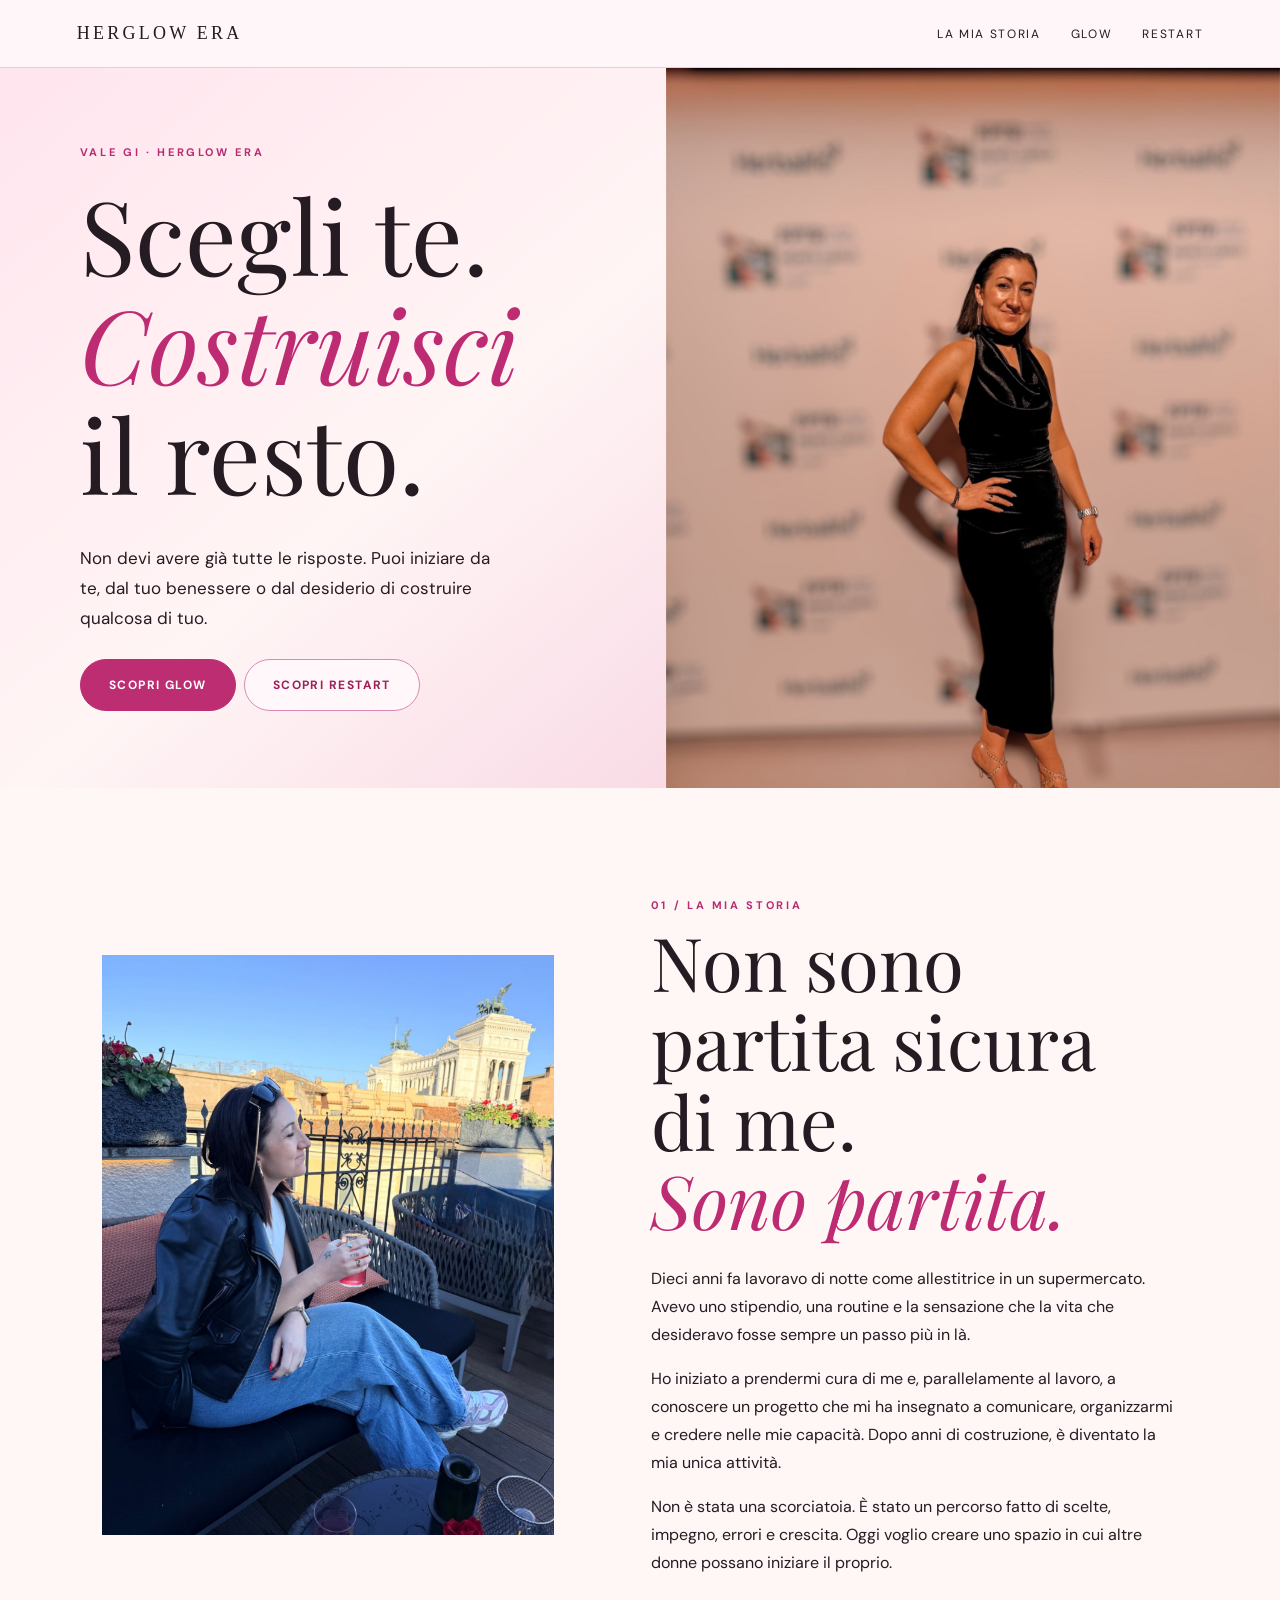
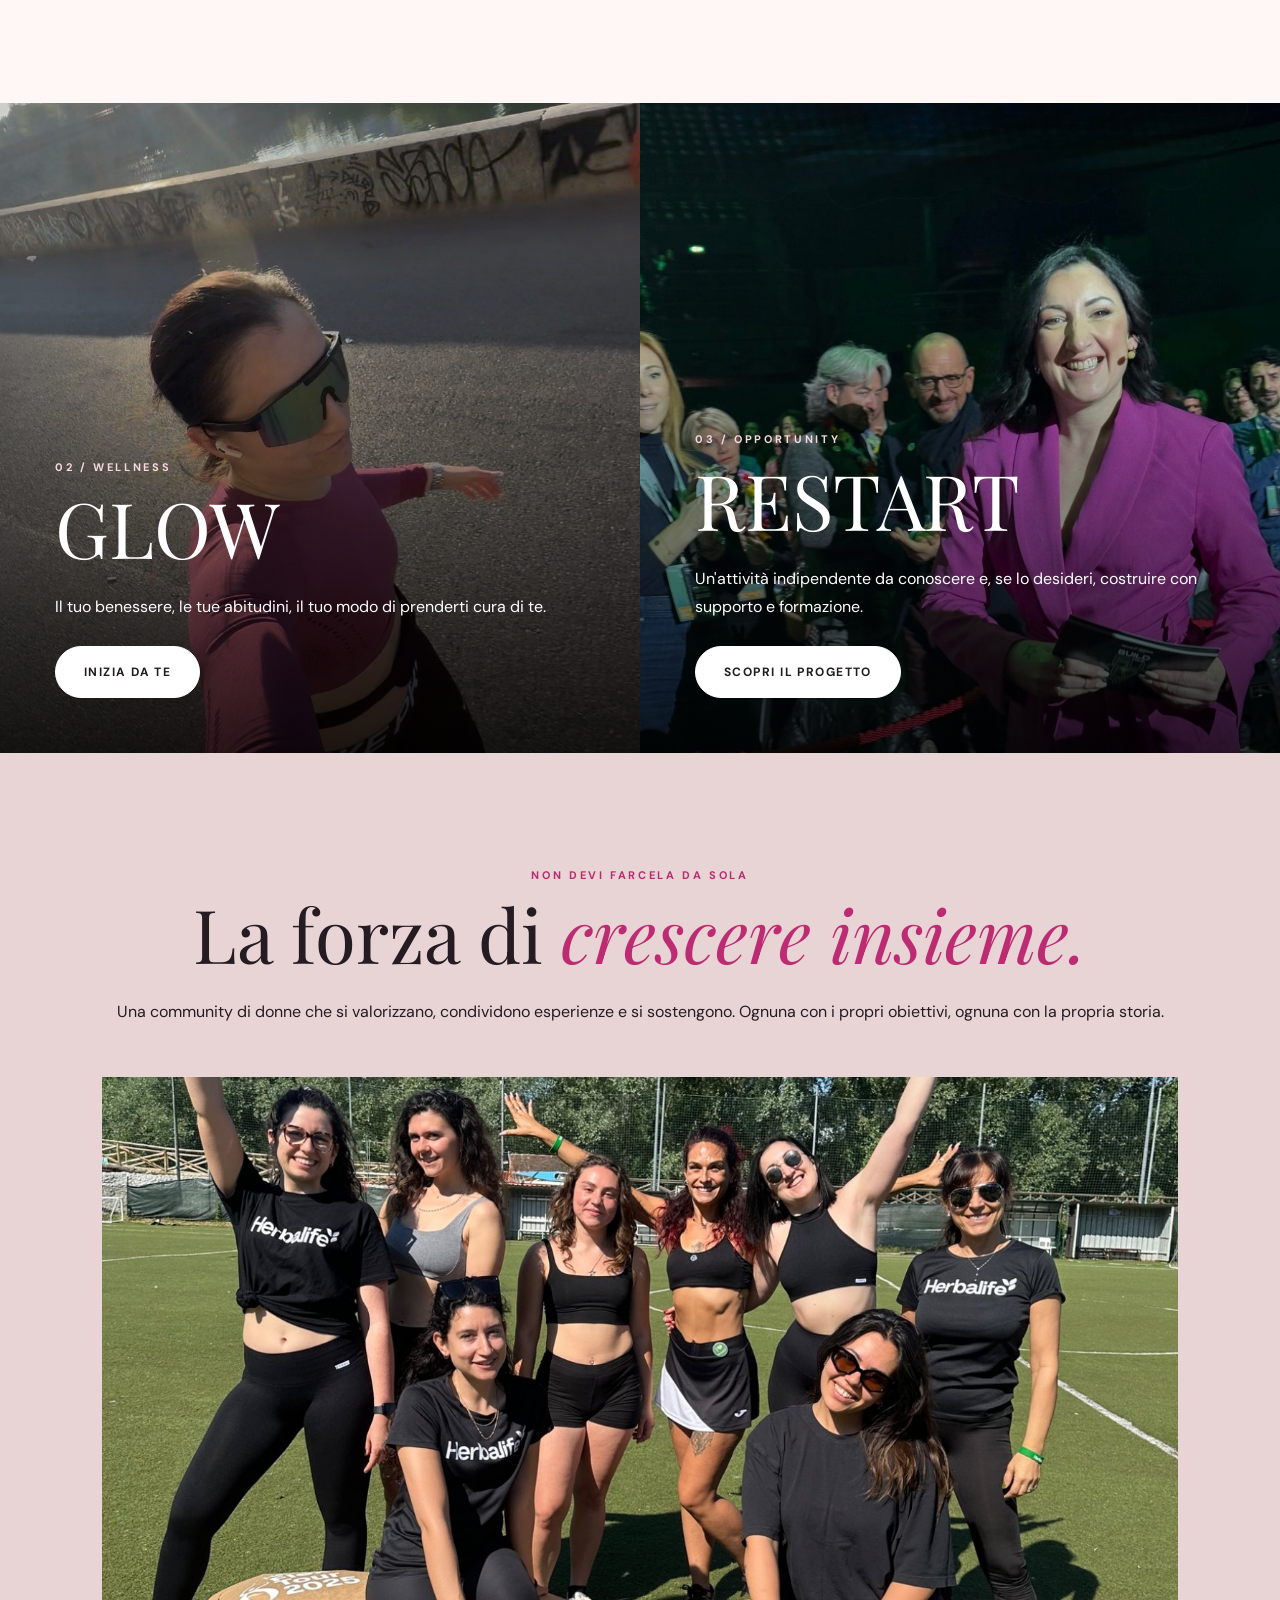
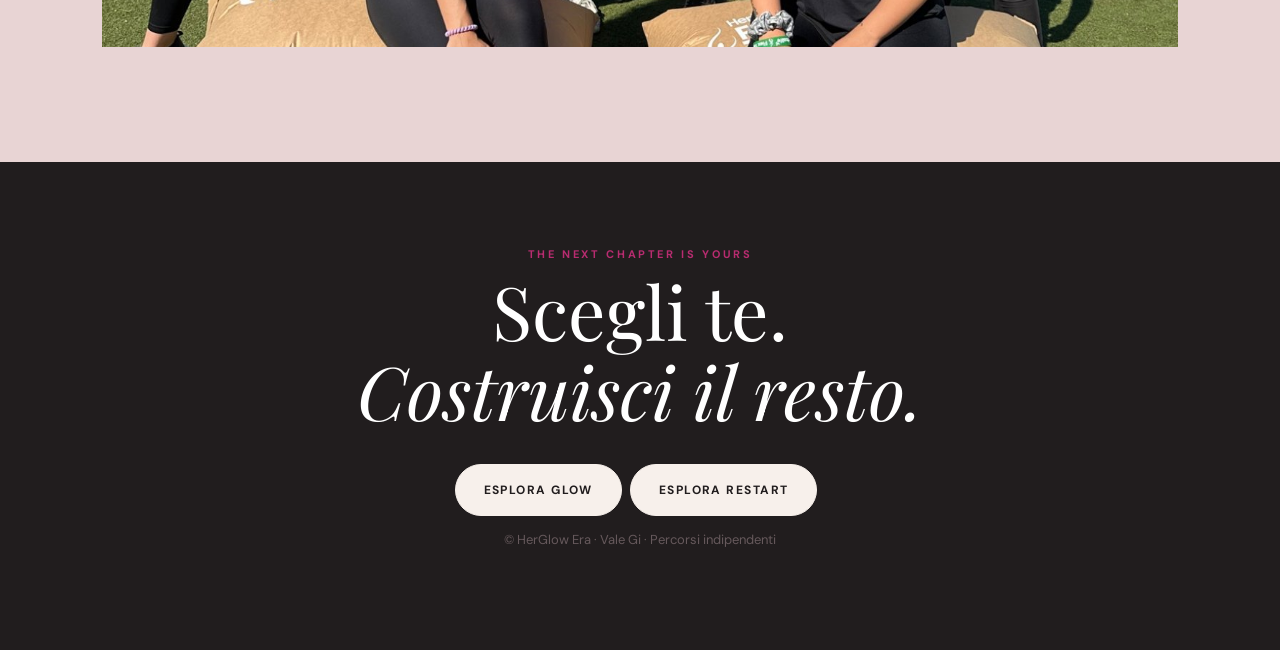
<file: index.html>
<!doctype html><html lang="it"><head><meta charset="utf-8"><meta name="viewport" content="width=device-width,initial-scale=1"><meta name="description" content="HerGlow Era di Vale Gi: benessere, crescita personale e opportunità indipendente."><title>HerGlow Era | Scegli te. Costruisci il resto.</title><link rel="stylesheet" href="style.css"></head><body><nav><a class="logo" href="index.html">HERGLOW ERA</a><div class="links"><a href="index.html#storia">LA MIA STORIA</a><a href="glow.html">GLOW</a><a href="restart.html">RESTART</a></div></nav><main><section class="hero"><div class="hero-copy"><span class="eyebrow">Vale Gi · HerGlow Era</span><h1>Scegli te.<br><span class="italic">Costruisci</span><br>il resto.</h1><p>Non devi avere già tutte le risposte. Puoi iniziare da te, dal tuo benessere o dal desiderio di costruire qualcosa di tuo.</p><div><a class="btn" href="glow.html">Scopri GLOW</a><a class="btn light" href="restart.html">Scopri RESTART</a></div></div><div class="hero-image" role="img" aria-label="Vale Gi in abito nero elegante"></div></section><section class="section story" id="storia"><img src="story.jpg" alt="Vale Gi a Roma"><div><div class="eyebrow">01 / La mia storia</div><h2>Non sono partita sicura di me.<br><span class="italic">Sono partita.</span></h2><p>Dieci anni fa lavoravo di notte come allestitrice in un supermercato. Avevo uno stipendio, una routine e la sensazione che la vita che desideravo fosse sempre un passo più in là.</p><p>Ho iniziato a prendermi cura di me e, parallelamente al lavoro, a conoscere un progetto che mi ha insegnato a comunicare, organizzarmi e credere nelle mie capacità. Dopo anni di costruzione, è diventato la mia unica attività.</p><p>Non è stata una scorciatoia. È stato un percorso fatto di scelte, impegno, errori e crescita. Oggi voglio creare uno spazio in cui altre donne possano iniziare il proprio.</p></div></section><section class="split" id="percorsi"><article class="panel" style="background-image:url('glow.jpg')"><div class="content"><span class="eyebrow" style="color:#f5d9df">02 / Wellness</span><h2>GLOW</h2><p>Il tuo benessere, le tue abitudini, il tuo modo di prenderti cura di te.</p><a class="btn" href="glow.html">Inizia da te</a></div></article><article class="panel" style="background-image:url('restart.jpg')"><div class="content"><span class="eyebrow" style="color:#f5d9df">03 / Opportunity</span><h2>RESTART</h2><p>Un'attività indipendente da conoscere e, se lo desideri, costruire con supporto e formazione.</p><a class="btn" href="restart.html">Scopri il progetto</a></div></article></section><section class="section community"><span class="eyebrow">Non devi farcela da sola</span><h2>La forza di <span class="italic">crescere insieme.</span></h2><p>Una community di donne che si valorizzano, condividono esperienze e si sostengono. Ognuna con i propri obiettivi, ognuna con la propria storia.</p><img src="community.jpg" alt="Donne della community durante un evento all'aperto"></section></main><footer class="footer"><div class="eyebrow">THE NEXT CHAPTER IS YOURS</div><h2>Scegli te.<br><i>Costruisci il resto.</i></h2><a class="btn" href="glow.html">Esplora GLOW</a><a class="btn" href="restart.html">Esplora RESTART</a><p class="note">© HerGlow Era · Vale Gi · Percorsi indipendenti</p></footer></body></html>
</file>
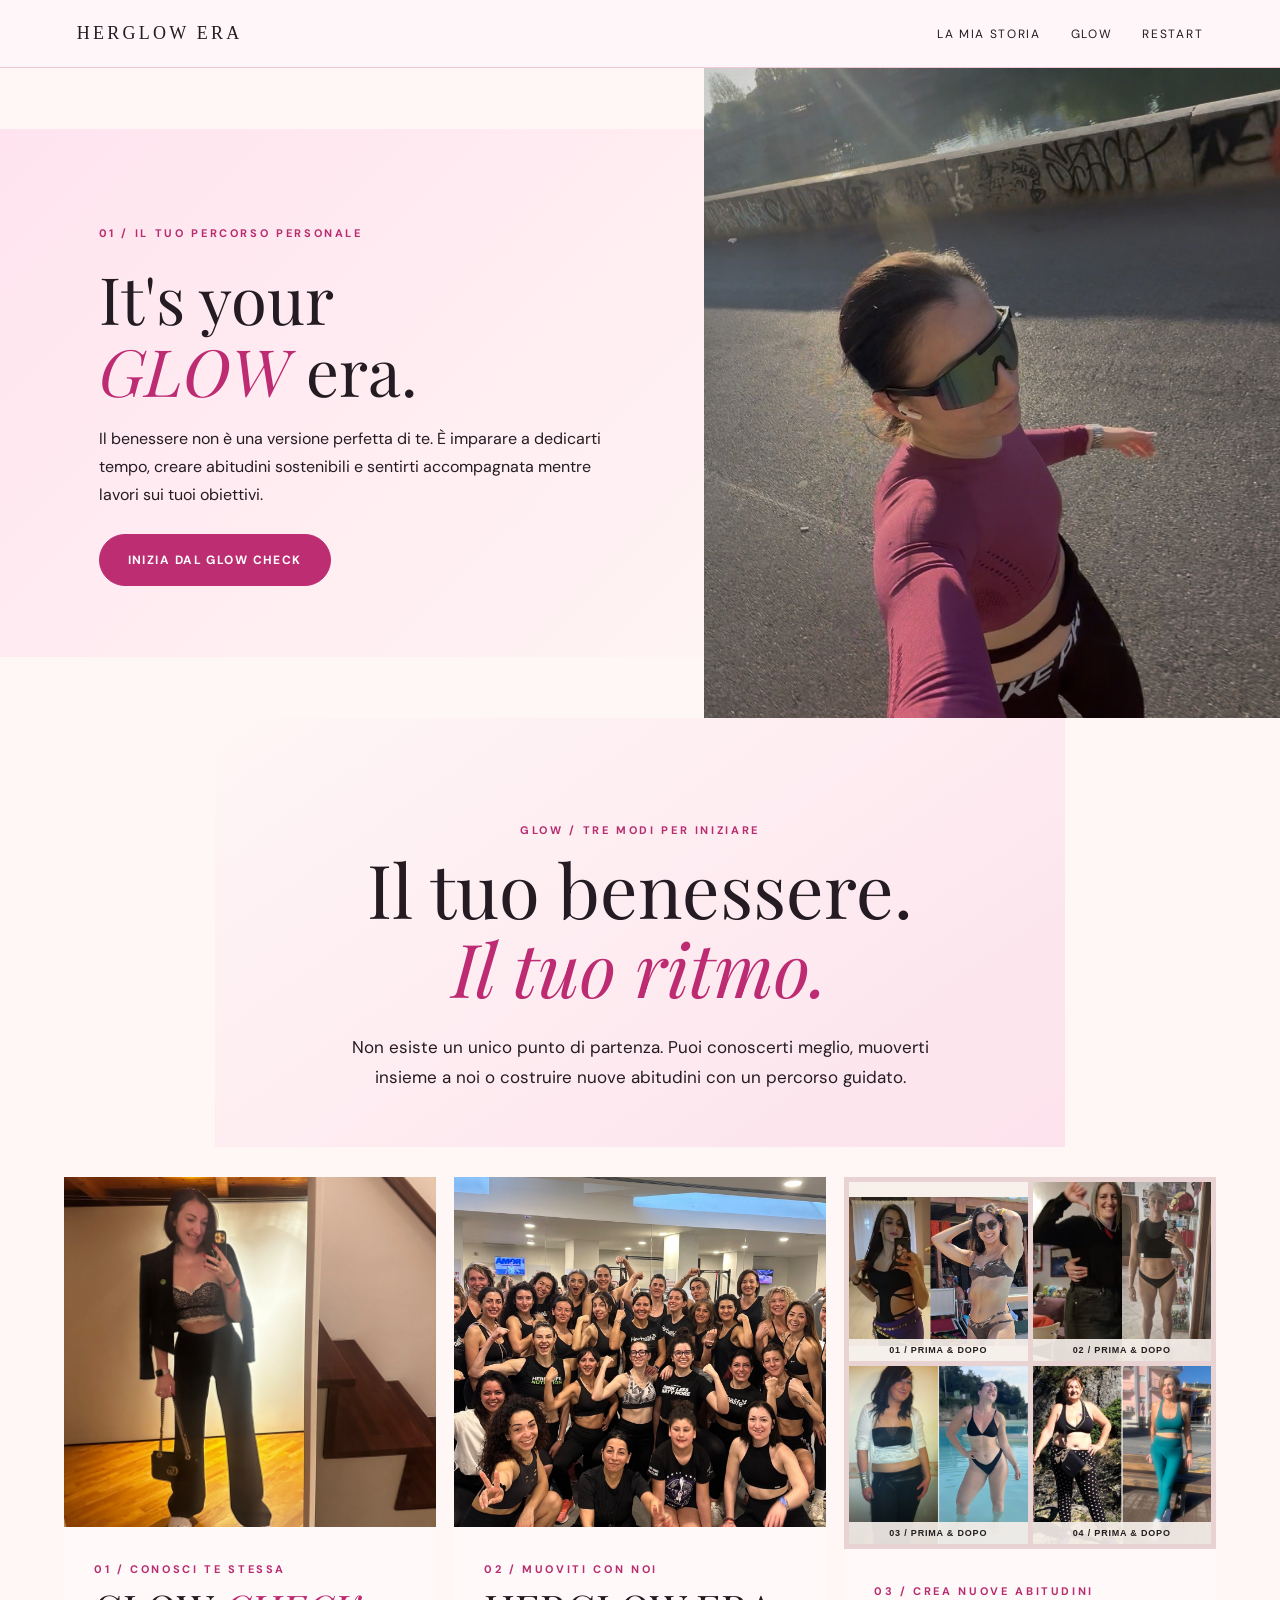
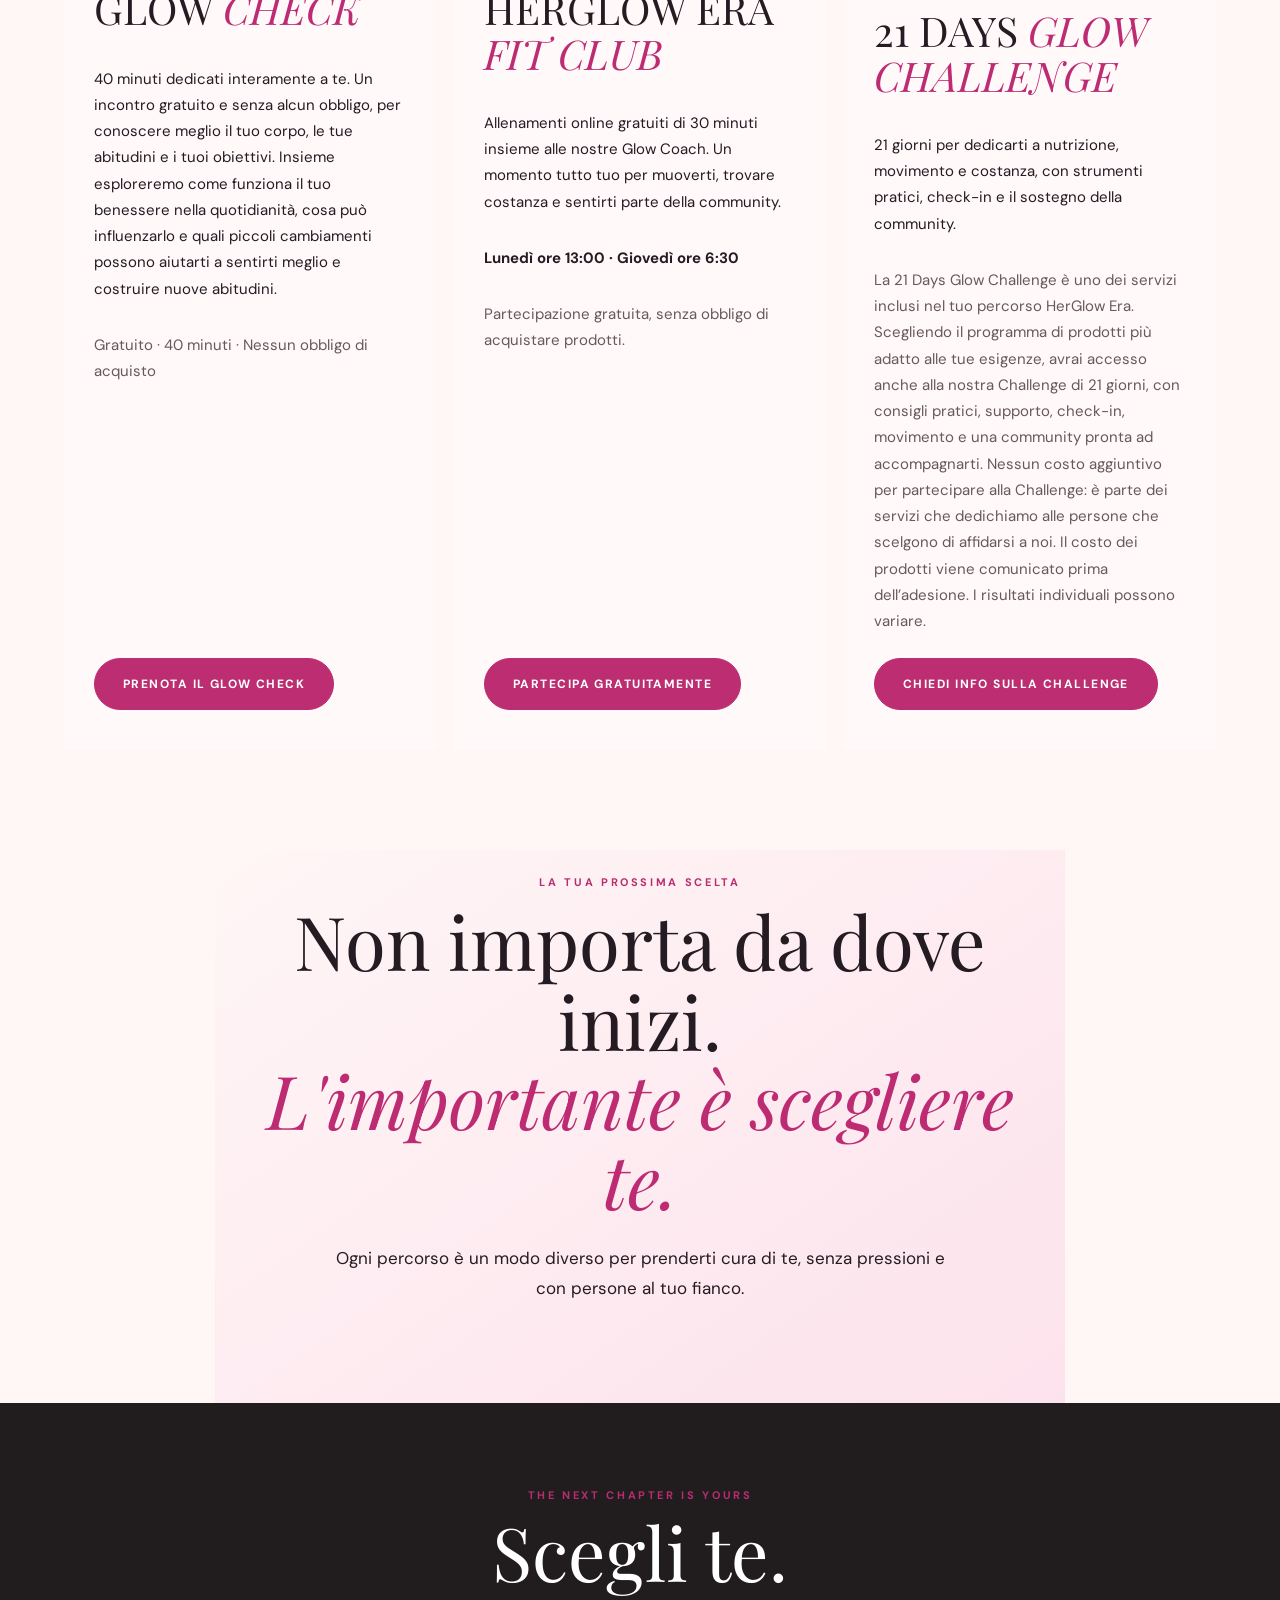
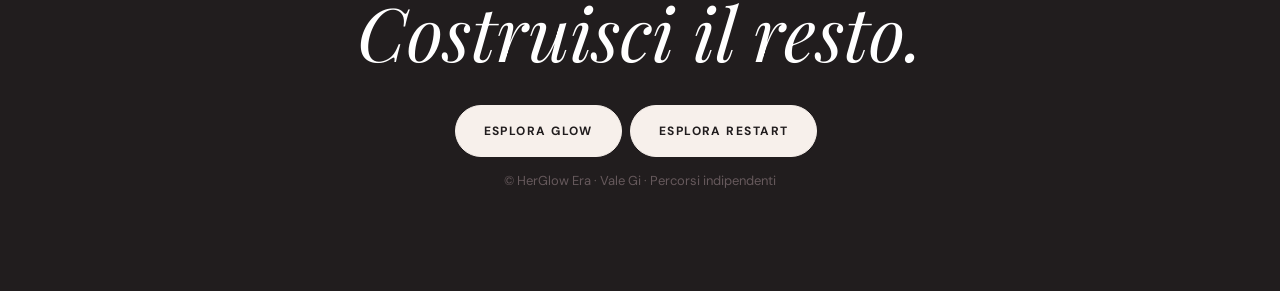
<file: glow.html>
<!DOCTYPE html>
<html lang="it"><head><meta charset="utf-8"/><meta content="width=device-width,initial-scale=1" name="viewport"/><meta content="HerGlow Era di Vale Gi: benessere, crescita personale e opportunità indipendente." name="description"/><title>GLOW | HerGlow Era</title><link href="style.css" rel="stylesheet"/></head><body><nav><a class="logo" href="index.html">HERGLOW ERA</a><div class="links"><a href="index.html#storia">LA MIA STORIA</a><a href="glow.html">GLOW</a><a href="restart.html">RESTART</a></div></nav><section class="page-hero"><div class="copy"><span class="eyebrow">01 / Il tuo percorso personale</span><h1>It's your<br/><span class="italic">GLOW</span> era.</h1><p>Il benessere non è una versione perfetta di te. È imparare a dedicarti tempo, creare abitudini sostenibili e sentirti accompagnata mentre lavori sui tuoi obiettivi.</p><a class="btn" href="https://scan.hgoweb.com/u/841f5eab-2455-43f2-be12-b4e349d48210?locale=it" rel="noopener" target="_blank">Inizia dal Glow Check</a></div><img alt="Vale Gi durante un allenamento all'aperto" src="glow.jpg"/></section><section class="glow-intro"><span class="eyebrow">GLOW / Tre modi per iniziare</span><h2>Il tuo benessere.<br/><span class="italic">Il tuo ritmo.</span></h2><p>Non esiste un unico punto di partenza. Puoi conoscerti meglio, muoverti insieme a noi o costruire nuove abitudini con un percorso guidato.</p></section>
<section aria-label="I tre percorsi GLOW" class="glow-paths">
<article class="glow-card"><div class="glow-card-image" style="background-image:url('portrait.jpg')"></div><div class="glow-card-copy"><span class="eyebrow">01 / Conosci te stessa</span><h3>GLOW <span class="italic">CHECK</span></h3><p>40 minuti dedicati interamente a te. Un incontro gratuito e senza alcun obbligo, per conoscere meglio il tuo corpo, le tue abitudini e i tuoi obiettivi. Insieme esploreremo come funziona il tuo benessere nella quotidianità, cosa può influenzarlo e quali piccoli cambiamenti possono aiutarti a sentirti meglio e costruire nuove abitudini.</p><p class="note">Gratuito · 40 minuti · Nessun obbligo di acquisto</p><a class="btn" href="https://scan.hgoweb.com/u/841f5eab-2455-43f2-be12-b4e349d48210?locale=it" rel="noopener" target="_blank">Prenota il Glow Check</a></div></article>
<article class="glow-card"><div class="glow-card-image" style="background-image:url('fitclub-inquadratura.jpg');background-position:center 50%"></div><div class="glow-card-copy"><span class="eyebrow">02 / Muoviti con noi</span><h3>HERGLOW ERA <span class="italic">FIT CLUB</span></h3><p>Allenamenti online gratuiti di 30 minuti insieme alle nostre Glow Coach. Un momento tutto tuo per muoverti, trovare costanza e sentirti parte della community.</p><p><strong>Lunedì ore 13:00 · Giovedì ore 6:30</strong></p><p class="note">Partecipazione gratuita, senza obbligo di acquistare prodotti.</p><a class="btn" href="https://herglowerafitclub.netlify.app" rel="noopener" target="_blank">Partecipa gratuitamente</a></div></article>
<article class="glow-card"><div aria-label="Quattro testimonianze fotografiche prima e dopo" class="transformation-grid">
<figure><img alt="Prima e dopo, testimonianza 1" src="trasformazione-1.jpg"/><figcaption>01 / PRIMA &amp; DOPO</figcaption></figure>
<figure><img alt="Prima e dopo, testimonianza 2" src="trasformazione-2.jpg"/><figcaption>02 / PRIMA &amp; DOPO</figcaption></figure>
<figure><img alt="Prima e dopo, testimonianza 3" src="trasformazione-3.jpg"/><figcaption>03 / PRIMA &amp; DOPO</figcaption></figure>
<figure><img alt="Prima e dopo, testimonianza 4" src="trasformazione-4.jpg"/><figcaption>04 / PRIMA &amp; DOPO</figcaption></figure>
</div><div class="glow-card-copy"><span class="eyebrow">03 / Crea nuove abitudini</span><h3>21 DAYS <span class="italic">GLOW CHALLENGE</span></h3><p>21 giorni per dedicarti a nutrizione, movimento e costanza, con strumenti pratici, check-in e il sostegno della community.</p><p class="note">La 21 Days Glow Challenge è uno dei servizi inclusi nel tuo percorso HerGlow Era. Scegliendo il programma di prodotti più adatto alle tue esigenze, avrai accesso anche alla nostra Challenge di 21 giorni, con consigli pratici, supporto, check-in, movimento e una community pronta ad accompagnarti. Nessun costo aggiuntivo per partecipare alla Challenge: è parte dei servizi che dedichiamo alle persone che scelgono di affidarsi a noi. Il costo dei prodotti viene comunicato prima dell’adesione. I risultati individuali possono variare.</p><a class="btn" href="https://www.instagram.com/vale_gi89/" rel="noopener" target="_blank">Chiedi info sulla Challenge</a></div></article>
</section>
<section class="glow-outro"><span class="eyebrow">La tua prossima scelta</span><h2>Non importa da dove inizi.<br/><span class="italic">L'importante è scegliere te.</span></h2><p>Ogni percorso è un modo diverso per prenderti cura di te, senza pressioni e con persone al tuo fianco.</p></section><footer class="footer"><div class="eyebrow">THE NEXT CHAPTER IS YOURS</div><h2>Scegli te.<br/><i>Costruisci il resto.</i></h2><a class="btn" href="glow.html">Esplora GLOW</a><a class="btn" href="restart.html">Esplora RESTART</a><p class="note">© HerGlow Era · Vale Gi · Percorsi indipendenti</p></footer></body></html>
</file>
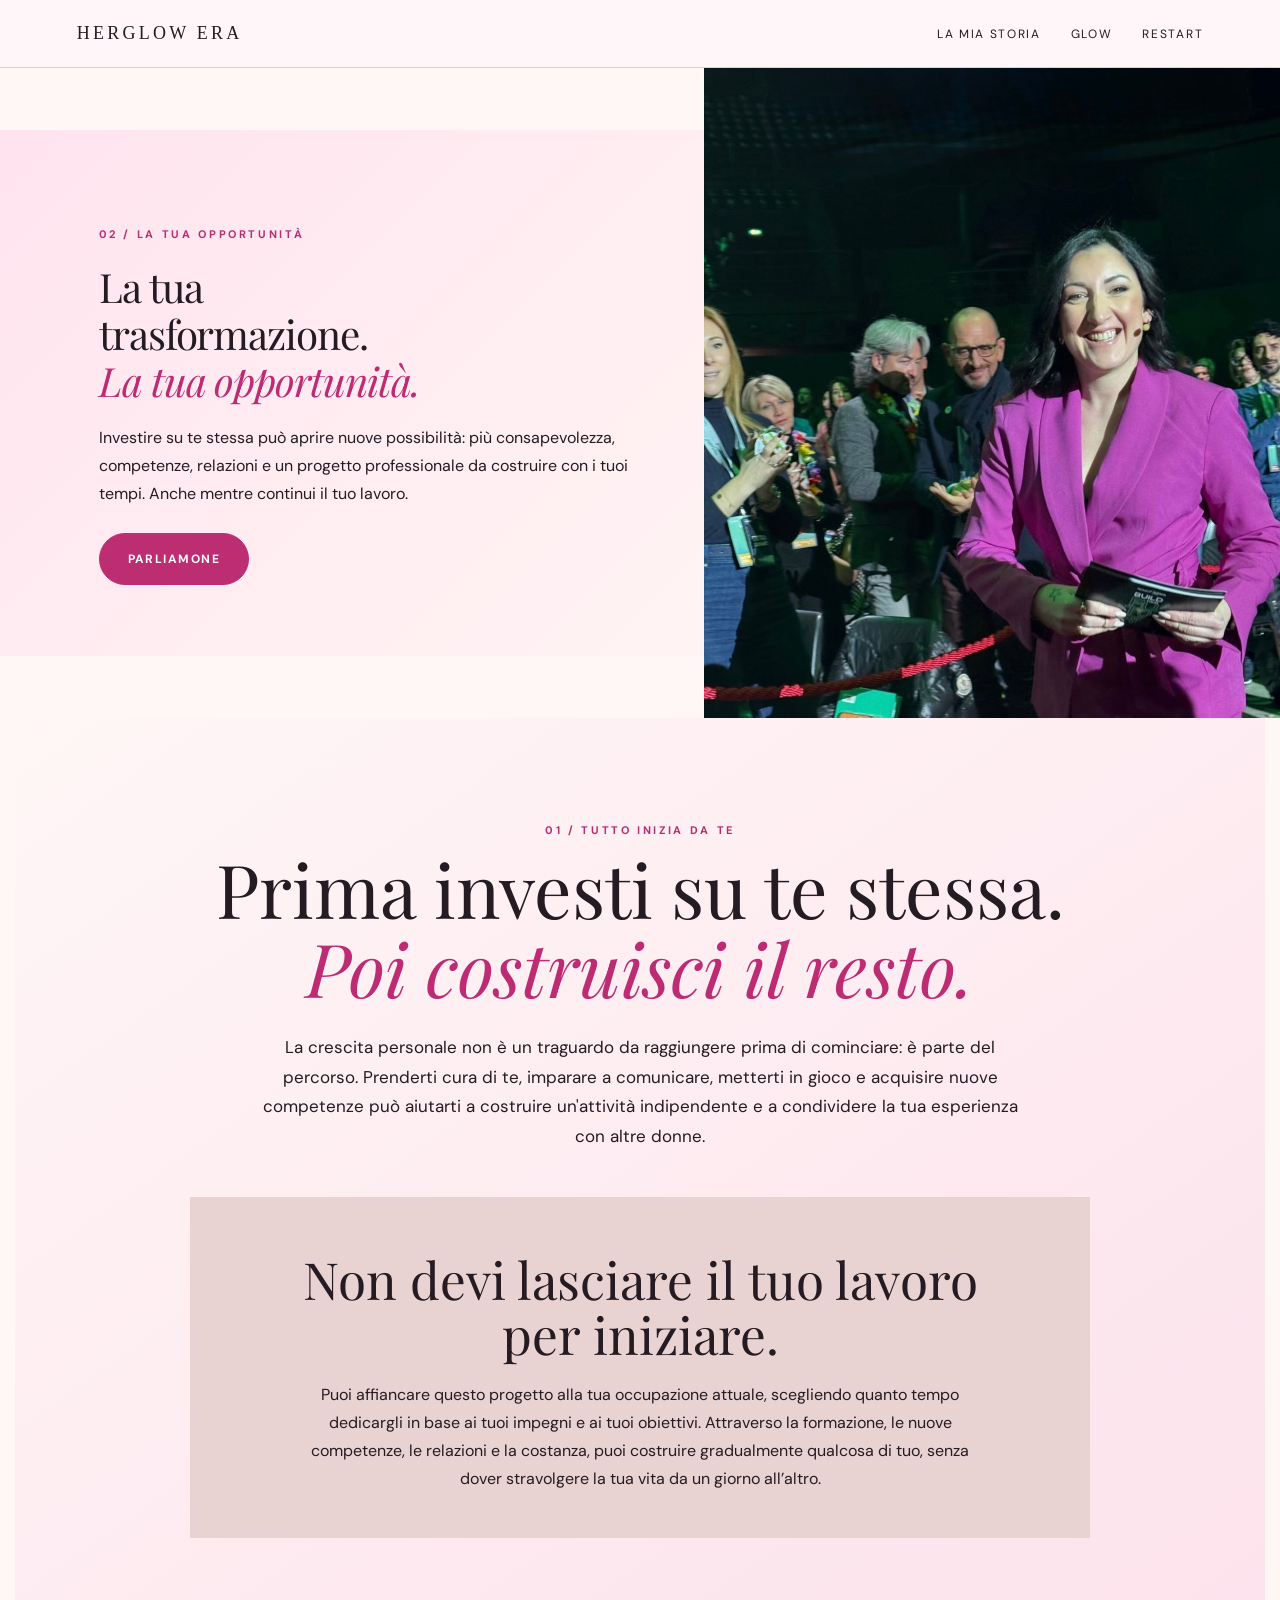
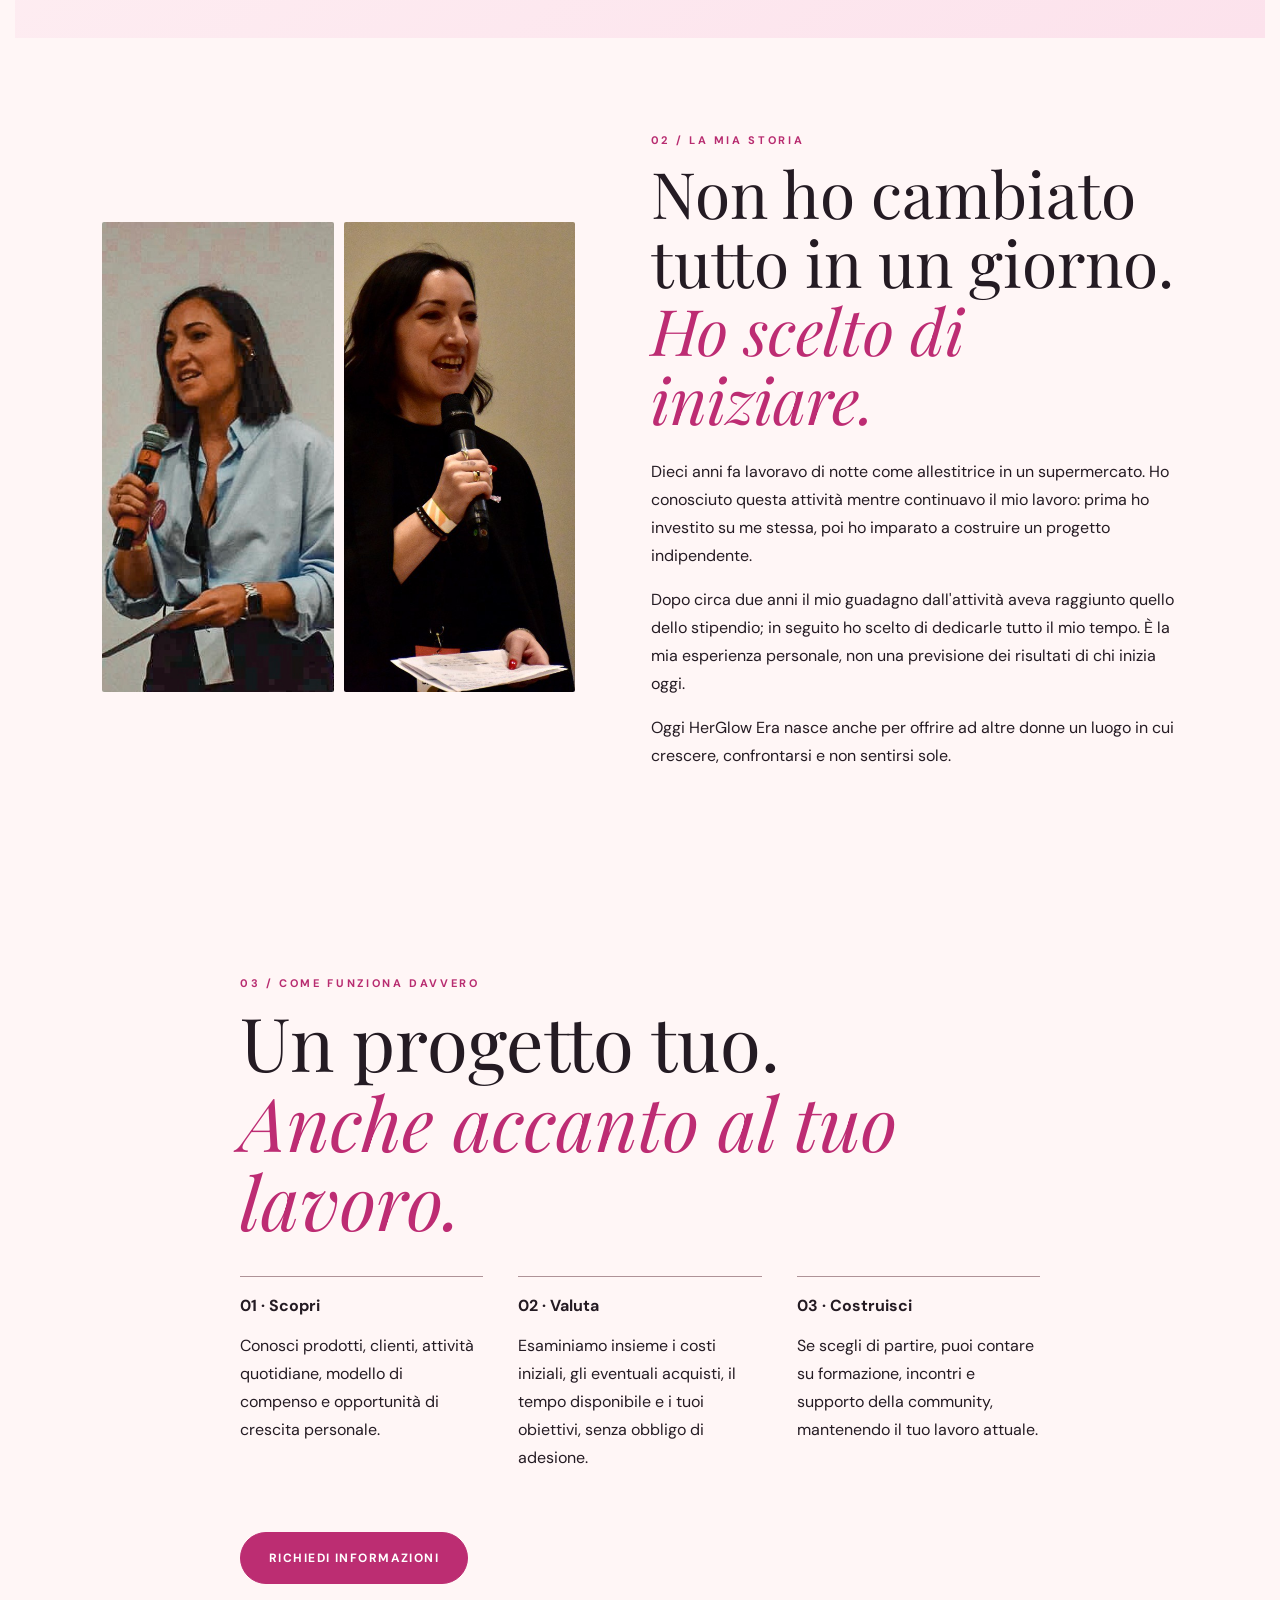
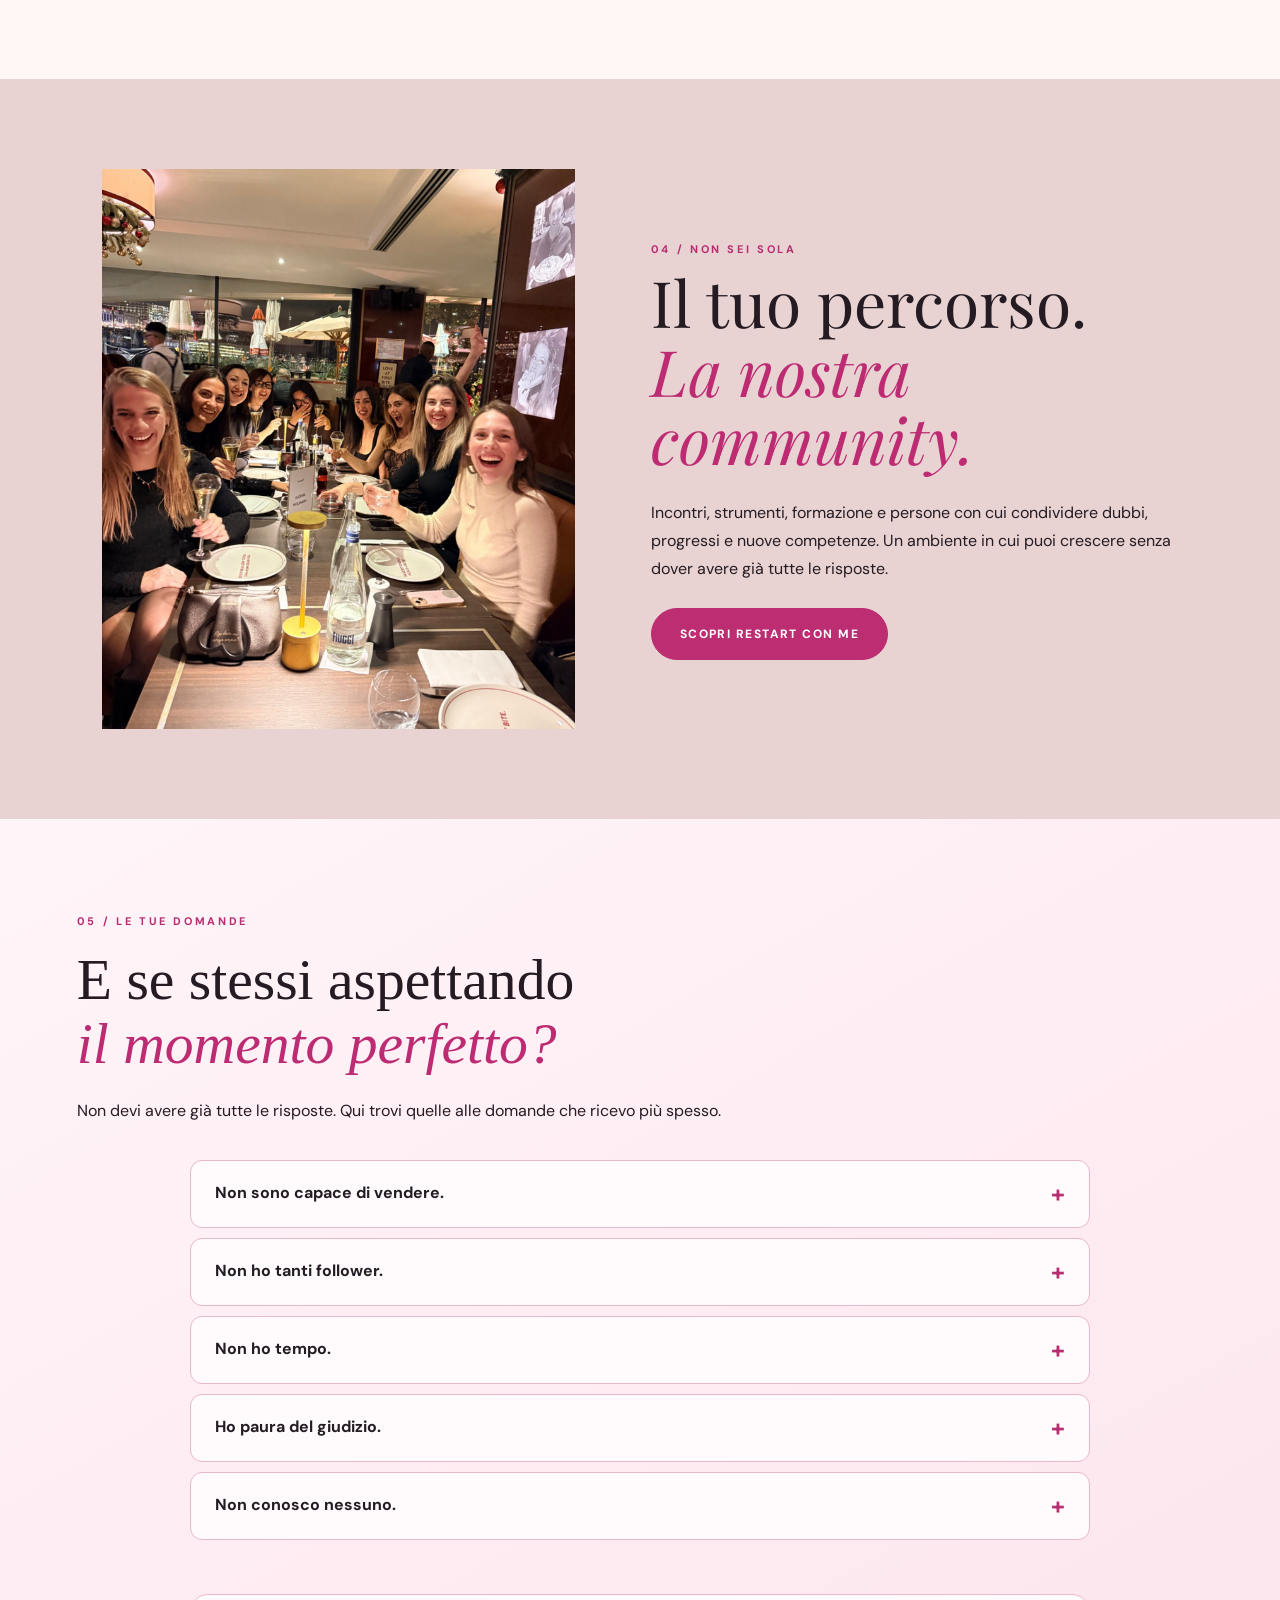
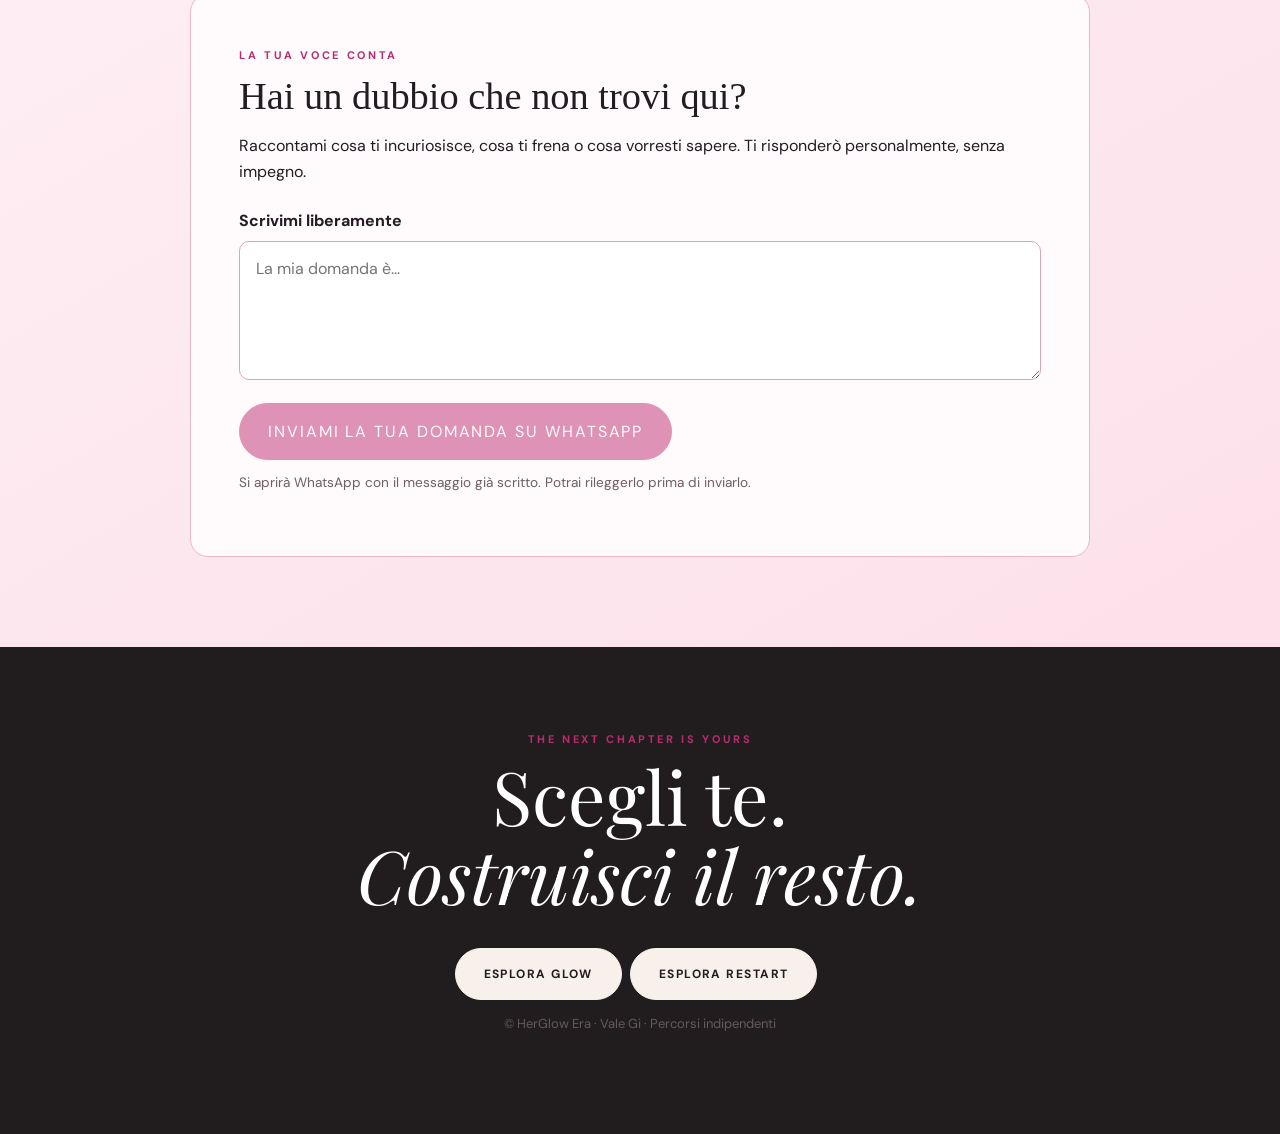
<file: restart.html>
<!DOCTYPE html>

<html lang="it"><head><meta charset="utf-8"/><meta content="width=device-width,initial-scale=1" name="viewport"/><meta content="HerGlow Era di Vale Gi: benessere, crescita personale e opportunità indipendente." name="description"/><title>RESTART | HerGlow Era</title><link href="style.css" rel="stylesheet"/></head><body><nav><a class="logo" href="index.html">HERGLOW ERA</a><div class="links"><a href="index.html#storia">LA MIA STORIA</a><a href="glow.html">GLOW</a><a href="restart.html">RESTART</a></div></nav><section class="page-hero"><div class="copy"><span class="eyebrow">02 / La tua opportunità</span><h1><span class="restart-title-line">La tua</span><span class="restart-title-line">trasformazione.</span><span class="restart-title-line italic">La tua opportunità.</span></h1><p>Investire su te stessa può aprire nuove possibilità: più consapevolezza, competenze, relazioni e un progetto professionale da costruire con i tuoi tempi. Anche mentre continui il tuo lavoro.</p><a class="btn" href="https://wa.me/393421552595?text=Ciao%21%20Vorrei%20scoprire%20il%20percorso%20RESTART" rel="noopener" target="_blank">Parliamone</a></div><img alt="Vale Gi a un evento professionale in completo fucsia" src="restart.jpg"/></section><section class="restart-manifesto"><span class="eyebrow">01 / Tutto inizia da te</span><h2>Prima investi su te stessa.<br/><span class="italic">Poi costruisci il resto.</span></h2><p>La crescita personale non è un traguardo da raggiungere prima di cominciare: è parte del percorso. Prenderti cura di te, imparare a comunicare, metterti in gioco e acquisire nuove competenze può aiutarti a costruire un'attività indipendente e a condividere la tua esperienza con altre donne.</p><div class="restart-highlight"><h3>Non devi lasciare il tuo lavoro per iniziare.</h3><p>Puoi affiancare questo progetto alla tua occupazione attuale, scegliendo quanto tempo dedicargli in base ai tuoi impegni e ai tuoi obiettivi. Attraverso la formazione, le nuove competenze, le relazioni e la costanza, puoi costruire gradualmente qualcosa di tuo, senza dover stravolgere la tua vita da un giorno all’altro.</p></div></section><section class="restart-story"><div class="restart-photo-pair"><img alt="Vale Gi mentre parla con un microfono durante un evento" src="restart-palco-1.jpg"/><img alt="Vale Gi mentre interviene sul palco con un microfono" src="restart-palco-2.jpg"/></div><div><span class="eyebrow">02 / La mia storia</span><h2>Non ho cambiato tutto in un giorno.<br/><span class="italic">Ho scelto di iniziare.</span></h2><p>Dieci anni fa lavoravo di notte come allestitrice in un supermercato. Ho conosciuto questa attività mentre continuavo il mio lavoro: prima ho investito su me stessa, poi ho imparato a costruire un progetto indipendente.</p><p>Dopo circa due anni il mio guadagno dall'attività aveva raggiunto quello dello stipendio; in seguito ho scelto di dedicarle tutto il mio tempo. È la mia esperienza personale, non una previsione dei risultati di chi inizia oggi.</p><p>Oggi HerGlow Era nasce anche per offrire ad altre donne un luogo in cui crescere, confrontarsi e non sentirsi sole.</p></div></section><section class="small-section"><span class="eyebrow">03 / Come funziona davvero</span><h2>Un progetto tuo.<br/><span class="italic">Anche accanto al tuo lavoro.</span></h2><div class="steps"><div class="step"><b>01 · Scopri</b><p>Conosci prodotti, clienti, attività quotidiane, modello di compenso e opportunità di crescita personale.</p></div><div class="step"><b>02 · Valuta</b><p>Esaminiamo insieme i costi iniziali, gli eventuali acquisti, il tempo disponibile e i tuoi obiettivi, senza obbligo di adesione.</p></div><div class="step"><b>03 · Costruisci</b><p>Se scegli di partire, puoi contare su formazione, incontri e supporto della community, mantenendo il tuo lavoro attuale.</p></div></div><a class="btn" href="https://wa.me/393421552595?text=Ciao%21%20Vorrei%20informazioni%20trasparenti%20su%20RESTART%2C%20costi%20e%20attivit%C3%A0" rel="noopener" target="_blank">Richiedi informazioni</a></section><section class="restart-community"><img alt="Vale Gi e il suo team durante un evento" src="team.jpg"/><div><span class="eyebrow">04 / Non sei sola</span><h2>Il tuo percorso.<br/><span class="italic">La nostra community.</span></h2><p>Incontri, strumenti, formazione e persone con cui condividere dubbi, progressi e nuove competenze. Un ambiente in cui puoi crescere senza dover avere già tutte le risposte.</p><a class="btn" href="https://wa.me/393421552595?text=Ciao%21%20Vorrei%20conoscere%20il%20progetto%20RESTART" rel="noopener" target="_blank">Scopri RESTART con me</a></div></section><section class="restart-faq" id="domande"><span class="eyebrow">05 / Le tue domande</span><h2>E se stessi aspettando<br/><span class="italic">il momento perfetto?</span></h2><p class="faq-intro">Non devi avere già tutte le risposte. Qui trovi quelle alle domande che ricevo più spesso.</p><div class="faq-list">
<details><summary>Non sono capace di vendere.</summary><p>Non devi sapere già fare tutto: comunicazione, ascolto e presentazione dei prodotti sono competenze che puoi imparare con formazione e affiancamento.</p></details>
<details><summary>Non ho tanti follower.</summary><p>Non serve essere influencer. Puoi iniziare dalle relazioni autentiche e imparare a conoscere nuove persone, anche fuori dai social.</p></details>
<details><summary>Non ho tempo.</summary><p>Puoi affiancare l'attività al tuo lavoro e organizzare il tempo in base ai tuoi impegni. I risultati richiedono comunque costanza e attività concreta.</p></details>
<details><summary>Ho paura del giudizio.</summary><p>È normale avere dubbi quando si prova qualcosa di nuovo. Non devi convincere tutti: puoi informarti e scegliere liberamente se questo progetto fa per te.</p></details>
<details><summary>Non conosco nessuno.</summary><p>Puoi imparare a costruire relazioni, ampliare la tua rete e conoscere persone attraverso eventi, attività e community.</p></details>
</div><div class="restart-question"><span class="eyebrow">La tua voce conta</span><h3>Hai un dubbio che non trovi qui?</h3><p>Raccontami cosa ti incuriosisce, cosa ti frena o cosa vorresti sapere. Ti risponderò personalmente, senza impegno.</p><label for="restart-question-text">Scrivimi liberamente</label><textarea id="restart-question-text" maxlength="1500" placeholder="La mia domanda è..." rows="5"></textarea><button class="btn" disabled="" id="restart-question-send" type="button">Inviami la tua domanda su WhatsApp</button><p class="question-note">Si aprirà WhatsApp con il messaggio già scritto. Potrai rileggerlo prima di inviarlo.</p></div></section><footer class="footer"><div class="eyebrow">THE NEXT CHAPTER IS YOURS</div><h2>Scegli te.<br/><i>Costruisci il resto.</i></h2><a class="btn" href="glow.html">Esplora GLOW</a><a class="btn" href="restart.html">Esplora RESTART</a><p class="note">© HerGlow Era · Vale Gi · Percorsi indipendenti</p></footer><script>(function(){const field=document.getElementById('restart-question-text');const button=document.getElementById('restart-question-send');if(!field||!button)return;field.addEventListener('input',()=>{button.disabled=!field.value.trim()});button.addEventListener('click',()=>{const question=field.value.trim();if(!question)return;const message='Ciao! Ho visitato la pagina RESTART di HerGlow Era. Vorrei chiederti:\n\n'+question;window.open('https://wa.me/393421552595?text='+encodeURIComponent(message),'_blank','noopener,noreferrer')})})();</script></body></html>
</file>
<file: style.css>
@import url('https://fonts.googleapis.com/css2?family=DM+Sans:wght@400;500;600;700&family=Playfair+Display:ital,wght@0,400;0,500;1,400&display=swap');:root{--cream:#fff6f6;--blush:#f7d4e4;--ink:#241b23;--rose:#c23878}*{box-sizing:border-box}html{scroll-behavior:smooth}body{margin:0;background:var(--cream);color:var(--ink);font-family:'DM Sans',Arial,sans-serif}h1,h2,h3{font-family:'Playfair Display',Georgia,serif;font-weight:400;line-height:1.07}h1{font-size:clamp(3.8rem,8vw,8rem);margin:20px 0}h2{font-size:clamp(2.8rem,5.8vw,5.6rem);margin:10px 0 25px}h3{font-size:2.7rem;margin:10px 0 20px}p{line-height:1.75}a{color:inherit;text-decoration:none}nav{display:flex;align-items:center;justify-content:space-between;padding:23px 6%;border-bottom:1px solid #ddceca;background:var(--cream);position:sticky;top:0;z-index:20}.logo{font-family:Georgia,serif;letter-spacing:.18em;font-size:18px}nav .links{display:flex;gap:30px;font-size:12px;letter-spacing:.14em}.eyebrow{text-transform:uppercase;letter-spacing:.24em;font-size:11px;font-weight:700;color:var(--rose)}.btn{display:inline-block;padding:17px 28px;background:var(--ink);color:white;font-size:12px;letter-spacing:.12em;text-transform:uppercase;margin:9px 8px 0 0;border:1px solid var(--ink);transition:.2s}.btn.light{background:transparent;color:var(--ink)}.btn:hover{opacity:.75}.hero{display:grid;grid-template-columns:1fr 48%;min-height:720px}.hero-copy{padding:10% 8% 10% 12%;display:flex;flex-direction:column;justify-content:center}.hero-copy p{max-width:430px;font-size:17px}.hero-image{background:url('hero.jpg') center 30%/cover no-repeat;min-height:680px}.italic{font-style:italic;color:var(--rose)}.section{padding:110px 8%}.story{display:grid;grid-template-columns:42% 1fr;gap:9%;align-items:center}.story img{width:100%;height:580px;object-fit:cover}.story p{max-width:570px}.split{display:grid;grid-template-columns:1fr 1fr}.panel{min-height:650px;position:relative;display:flex;align-items:end;background-size:cover;background-position:center}.panel:before{content:'';position:absolute;inset:0;background:linear-gradient(transparent 20%,rgba(0,0,0,.8))}.panel .content{position:relative;color:white;padding:55px}.panel h2{font-size:clamp(3rem,6vw,6rem)}.panel .btn{background:white;color:#211d1e;border-color:white}.community{text-align:center;background:#e8d4d4}.community img{width:100%;max-height:570px;object-fit:cover;margin-top:35px}.footer{background:#211d1e;color:white;text-align:center;padding:85px 20px}.footer .btn{background:#f7f0eb;color:#211d1e;border-color:#f7f0eb}.page-hero{display:grid;grid-template-columns:1fr 45%;min-height:650px}.page-hero .copy{padding:13% 10% 10% 14%;align-self:center}.page-hero img{width:100%;height:650px;object-fit:cover}.small-section{max-width:850px;margin:auto;padding:95px 25px}.steps{display:grid;grid-template-columns:repeat(3,1fr);gap:35px;margin:35px 0}.step{border-top:1px solid #ae9297;padding-top:18px}.note{font-size:13px;color:#66595c}.menu-mobile{display:none}@media(max-width:800px){nav{padding:18px 5%}nav .links{gap:12px;font-size:10px}.hero,.page-hero{grid-template-columns:1fr}.hero-copy{padding:70px 8% 60px}.hero-image{min-height:580px;order:-1;background-position:center 30%}.hero{min-height:0}h1{font-size:4.4rem}.section{padding:70px 7%}.story{grid-template-columns:1fr;gap:30px}.story img{height:440px}.split{grid-template-columns:1fr}.panel{min-height:560px}.panel .content{padding:35px}.page-hero img{height:480px;order:-1}.page-hero .copy{padding:60px 8%}.steps{grid-template-columns:1fr}.small-section{padding:65px 8%}}
/* GLOW · three equal editorial experiences */
.glow-intro,.glow-outro{text-align:center;max-width:850px;margin:auto;padding:100px 25px 55px}.glow-intro p,.glow-outro p{max-width:640px;margin:0 auto;font-size:17px}.glow-paths{display:grid;grid-template-columns:repeat(3,minmax(0,1fr));gap:18px;padding:30px 5% 100px}.glow-card{background:#fffaf7;display:flex;flex-direction:column;min-width:0}.glow-card-image{height:350px;background-size:cover;background-position:center}.glow-card-copy{padding:35px 30px 40px;display:flex;flex-direction:column;align-items:flex-start;flex:1}.glow-card h3{font-size:clamp(2.2rem,3.2vw,3.4rem);line-height:1.08;overflow-wrap:break-word}.glow-card p{font-size:15px}.glow-card .btn{margin-top:auto}.glow-card .note{margin-bottom:24px}.glow-outro{padding-top:20px;padding-bottom:100px}@media(max-width:950px){.glow-paths{grid-template-columns:1fr;max-width:660px;margin:auto;gap:32px}.glow-card-image{height:400px}.glow-card-copy{padding:32px}.glow-intro{padding-top:70px}}

/* Four authentic before/after pairs in a square mosaic */
.transformation-grid{display:grid;grid-template-columns:repeat(2,minmax(0,1fr));grid-template-rows:repeat(2,minmax(0,1fr));aspect-ratio:1/1;gap:5px;padding:5px;background:#e9d2d2;overflow:hidden}
.transformation-grid figure{margin:0;min-width:0;min-height:0;position:relative;overflow:hidden;background:#f7f0eb}
.transformation-grid img{display:block;width:100%;height:100%;object-fit:contain}
.transformation-grid figcaption{position:absolute;bottom:0;left:0;right:0;padding:6px 3px;background:rgba(247,240,235,.91);font:600 9px Arial,sans-serif;letter-spacing:.09em;text-align:center;color:#211d1e}

/* RESTART editorial sections */
.restart-manifesto{padding:100px 9%;text-align:center;max-width:1250px;margin:auto}.restart-manifesto>p{max-width:760px;margin:0 auto 35px;font-size:17px}.restart-highlight{background:#e9d2d2;padding:45px 7%;margin:45px auto 0;max-width:900px}.restart-highlight h3{font-size:clamp(2rem,4vw,3.6rem)}.restart-highlight p{max-width:700px;margin:auto}.restart-story,.restart-community{display:grid;grid-template-columns:44% 1fr;align-items:center;gap:7%;padding:90px 8%}.restart-story img,.restart-community img{width:100%;height:560px;object-fit:cover}.restart-community{background:#e9d2d2}.restart-community h2,.restart-story h2{font-size:clamp(2.6rem,5vw,5rem)}@media(max-width:760px){.restart-manifesto{padding:65px 7%}.restart-highlight{padding:28px 22px}.restart-story,.restart-community{grid-template-columns:1fr;padding:60px 7%;gap:30px}.restart-story img,.restart-community img{height:380px}nav .links{gap:12px;font-size:10px}.logo{font-size:14px}}

/* RESTART — fotografie autentiche sul palco */
.restart-photo-pair{display:grid;grid-template-columns:1fr 1fr;gap:10px;min-width:0;align-items:stretch}
.restart-story .restart-photo-pair img{display:block;width:100%;height:470px;object-fit:cover;object-position:center;border-radius:2px}
@media(max-width:760px){.restart-story .restart-photo-pair img{height:300px}}

/* HerGlow Era 2.0: palette più vivace, senza modificare contenuti o fotografie */
body{background:var(--cream)}
nav{background:rgba(255,246,249,.97);border-bottom-color:#efc8d9}
.eyebrow{color:#b82c70}
.italic{color:#bd2c73}
.btn{background:#bc2d72;border-color:#bc2d72;color:#fff;border-radius:999px;font-weight:700}
.btn.light{background:#fff7fa;color:#9d205b;border-color:#d98bb0}
.btn:hover{background:#9e205d;color:#fff;opacity:1}
.hero-copy{background:linear-gradient(140deg,#ffe5ee 0%,#fff5f5 58%,#f9dbe6 100%)}
.page-hero .copy{background:linear-gradient(135deg,#ffe4ef,#fff4f4)}
.glow-intro,.restart-manifesto,.glow-outro{background:linear-gradient(145deg,#fff6f6,#fce2ec)}
.glow-card{border-color:#e9b8cd}
.glow-card-copy{background:#fff9fa}
.restart-highlight{border-color:#d88db0}
::selection{background:#f2a9cd;color:#241b23}
@media(max-width:680px){nav .links{gap:12px;letter-spacing:.05em;font-size:10px}.hero-copy{padding-top:60px;padding-bottom:60px}}

/* Correzione titolo RESTART: testo interamente visibile su desktop e mobile */
.page-hero .copy{min-width:0}
.page-hero h1{font-size:clamp(2.8rem,5.1vw,5.8rem);overflow-wrap:break-word;hyphens:auto;max-width:100%;line-height:1.1}
@media(max-width:800px){.page-hero h1{font-size:clamp(2.7rem,9vw,4.4rem)}}

/* FAQ e domande RESTART */
.restart-faq{padding:90px max(6vw,24px);background:linear-gradient(150deg,#fff5f8,#fce0ea);color:#241b23}
.restart-faq>h2{font-family:Georgia,serif;font-size:clamp(2.2rem,4.5vw,4.5rem);line-height:1.12;margin:18px 0 20px}
.faq-intro{max-width:720px;line-height:1.7}
.faq-list{max-width:900px;margin:36px auto 54px}
.faq-list details{background:#fffafc;border:1px solid #e9b8cd;margin:10px 0;border-radius:12px;overflow:hidden}
.faq-list summary{cursor:pointer;padding:21px 24px;font-weight:700;list-style:none;display:flex;justify-content:space-between;gap:20px}
.faq-list summary::-webkit-details-marker{display:none}
.faq-list summary::after{content:'+';font-size:24px;color:#b82c70;line-height:1}
.faq-list details[open] summary::after{content:'−'}
.faq-list details p{padding:0 24px 22px;margin:0;line-height:1.7}
.restart-question{max-width:900px;margin:auto;background:#fffafc;border:1px solid #e9b8cd;border-radius:18px;padding:clamp(24px,4vw,48px)}
.restart-question h3{font-family:Georgia,serif;font-size:clamp(1.7rem,3vw,2.8rem);margin:12px 0}
.restart-question p{line-height:1.65}
.restart-question label{display:block;font-weight:700;margin:24px 0 10px}
.restart-question textarea{box-sizing:border-box;width:100%;border:1px solid #d9a5bb;border-radius:10px;padding:16px;font:inherit;resize:vertical;background:#fff;color:#241b23}
.restart-question textarea:focus{outline:2px solid #bc2d72;outline-offset:2px}
.restart-question button{cursor:pointer;margin-top:18px;font:inherit}
.restart-question button:disabled{opacity:.5;cursor:not-allowed}
.restart-question .question-note{font-size:.85rem;color:#705d65;margin-top:12px}
@media(max-width:680px){.restart-faq{padding:60px 18px}.faq-list summary{padding:18px}.restart-question{padding:22px}}

/* HerGlow Era 2.0 — rifiniture approvate */
.page-hero h1{hyphens:none;overflow-wrap:normal;word-break:normal;}
.page-hero .restart-title-line{display:block;white-space:nowrap;}
.page-hero:has(.restart-title-line) h1{font-size:clamp(1.75rem,3.15vw,3.55rem);line-height:1.17;letter-spacing:-.025em;}
@media(max-width:800px){.page-hero:has(.restart-title-line) h1{font-size:clamp(1.65rem,6.5vw,3.2rem)}}
@media(max-width:360px){.page-hero:has(.restart-title-line) h1{font-size:1.55rem}}
</file>
